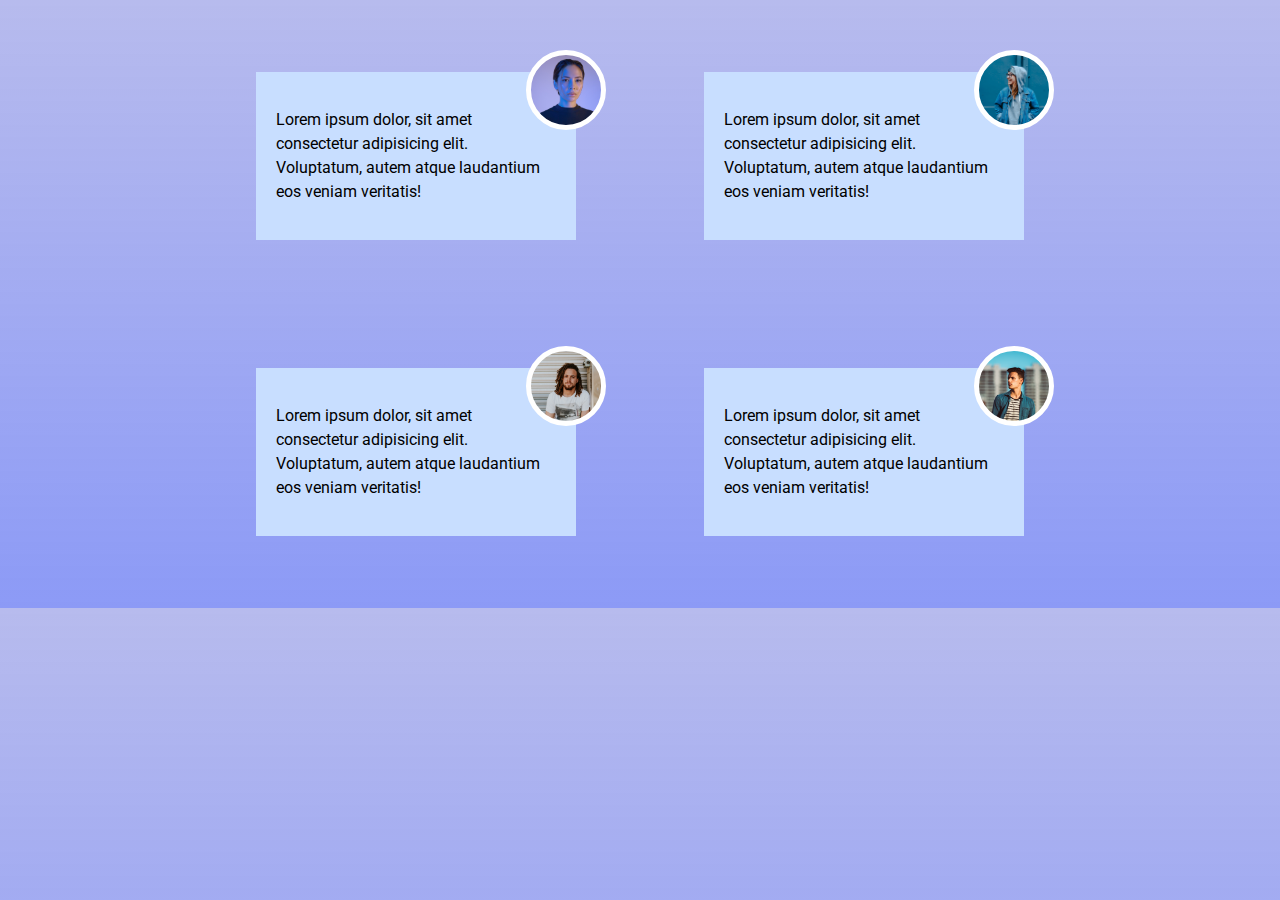
<file: sass-other/1.Variables/index.html>
<!DOCTYPE html>
<html lang="en">

<head>
    <meta charset="UTF-8">
    <meta name="viewport" content="width=device-width, initial-scale=1.0">
    <title>Variables</title>
    <link rel="stylesheet" href="index.css">
</head>

<body>
    <section class="container">
        <section class="card">
            <div class="img img-one"></div>
            <p class="info">
                Lorem ipsum dolor, sit amet consectetur adipisicing elit. Voluptatum, autem atque laudantium eos
                veniam veritatis!
            </p>

        </section>
        <section class="card">
            <div class="img img-two"></div>
            <p class="info">
                Lorem ipsum dolor, sit amet consectetur adipisicing elit. Voluptatum, autem atque laudantium eos
                veniam veritatis!
            </p>

        </section>
        <section class="card">
            <div class="img img-three"></div>
            <p class="info">
                Lorem ipsum dolor, sit amet consectetur adipisicing elit. Voluptatum, autem atque laudantium eos
                veniam veritatis!
            </p>

        </section>
        <section class="card">
            <div class="img img-four"></div>
            <p class="info">
                Lorem ipsum dolor, sit amet consectetur adipisicing elit. Voluptatum, autem atque laudantium eos
                veniam veritatis!
            </p>

        </section>
    </section>
</body>

</html>
</file>
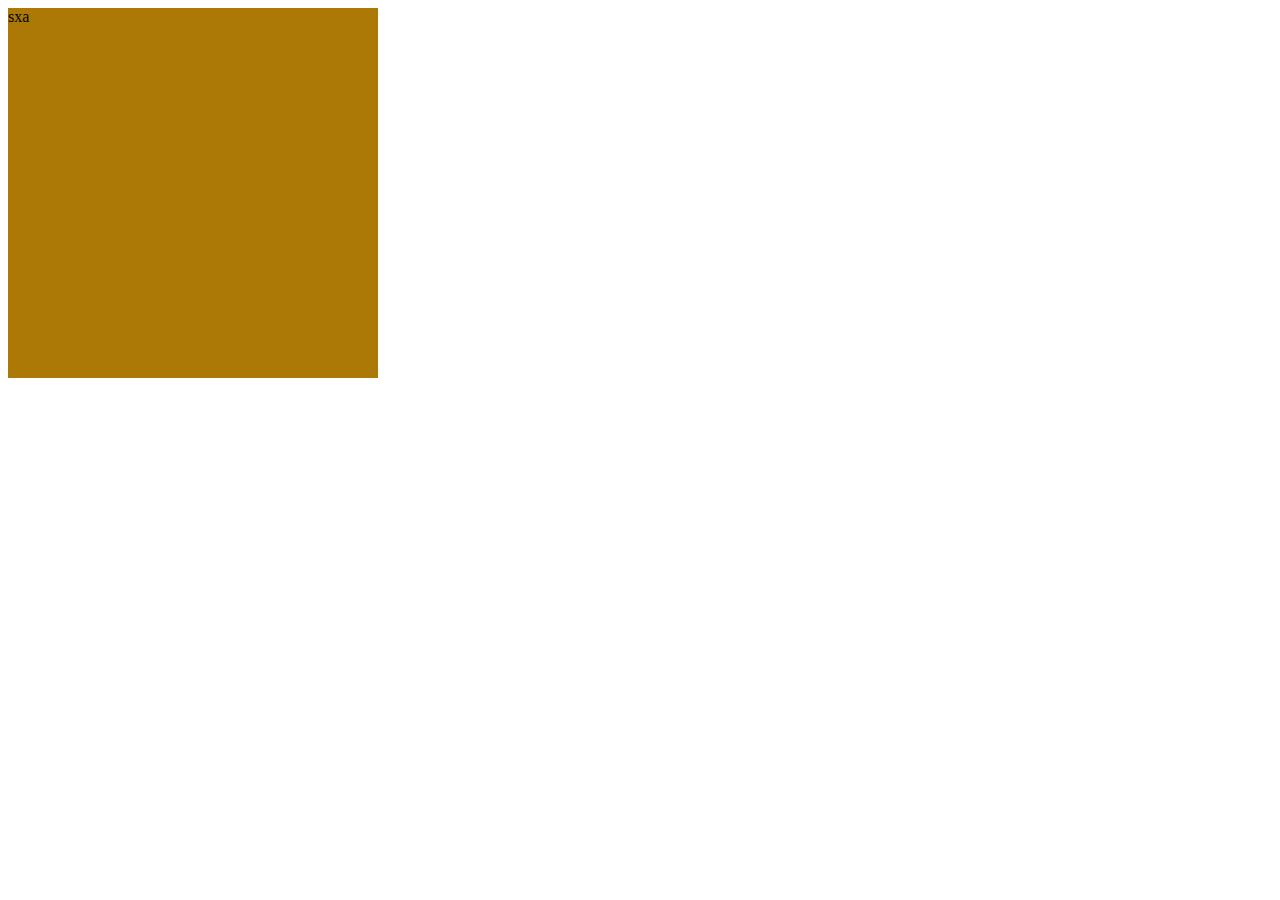
<file: sass-other/10. Sass-Functions/index.html>
<!DOCTYPE html>
<html lang="en">

<head>
    <meta charset="UTF-8">
    <meta name="viewport" content="width=device-width, initial-scale=1.0">
    <title>Document</title>
    <link rel="stylesheet" href="style.css">
</head>

<body>


    <section>sxa</section>




</body>

</html>
</file>
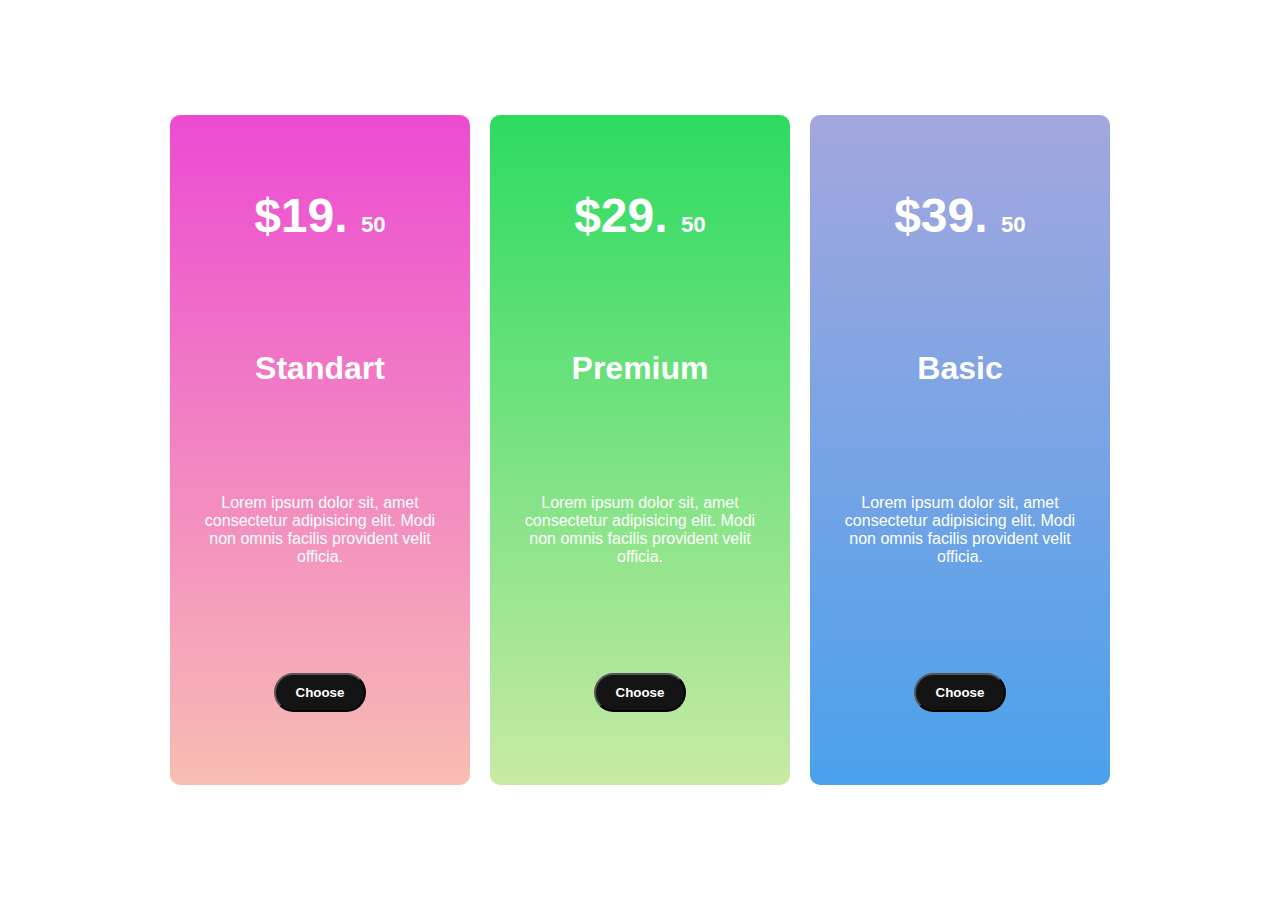
<file: sass-other/4.Mixins/index.html>
<!DOCTYPE html>
<html lang="en">

<head>
    <meta charset="UTF-8">
    <meta name="viewport" content="width=device-width, initial-scale=1.0">
    <title>Document</title>
    <link rel="stylesheet" href="style.css">
</head>

<body>

    <section class="cards">
        <div class="card card-one">
            <div class="card-content">
                <h1 class="price">$19. <span>50</span></h1>
                <h1 class="card-name">Standart</h1>
                <p class="card-info">Lorem ipsum dolor sit, amet consectetur adipisicing elit. Modi non omnis facilis
                    provident velit officia.</p>
                <button>Choose</button>

            </div>
        </div>
        <div class="card card-two">
            <div class="card-content">
                <h1 class="price">$29. <span>50</span></h1>
                <h1 class="card-name">Premium</h1>
                <p class="card-info">Lorem ipsum dolor sit, amet consectetur adipisicing elit. Modi non omnis facilis
                    provident velit officia.</p>
                <button>Choose</button>

            </div>
        </div>
        <div class="card card-three">
            <div class="card-content">
                <h1 class="price">$39. <span>50</span></h1>
                <h1 class="card-name">Basic</h1>
                <p class="card-info">Lorem ipsum dolor sit, amet consectetur adipisicing elit. Modi non omnis facilis
                    provident velit officia.</p>
                <button>Choose</button>

            </div>
        </div>
    </section>


</body>

</html>
</file>
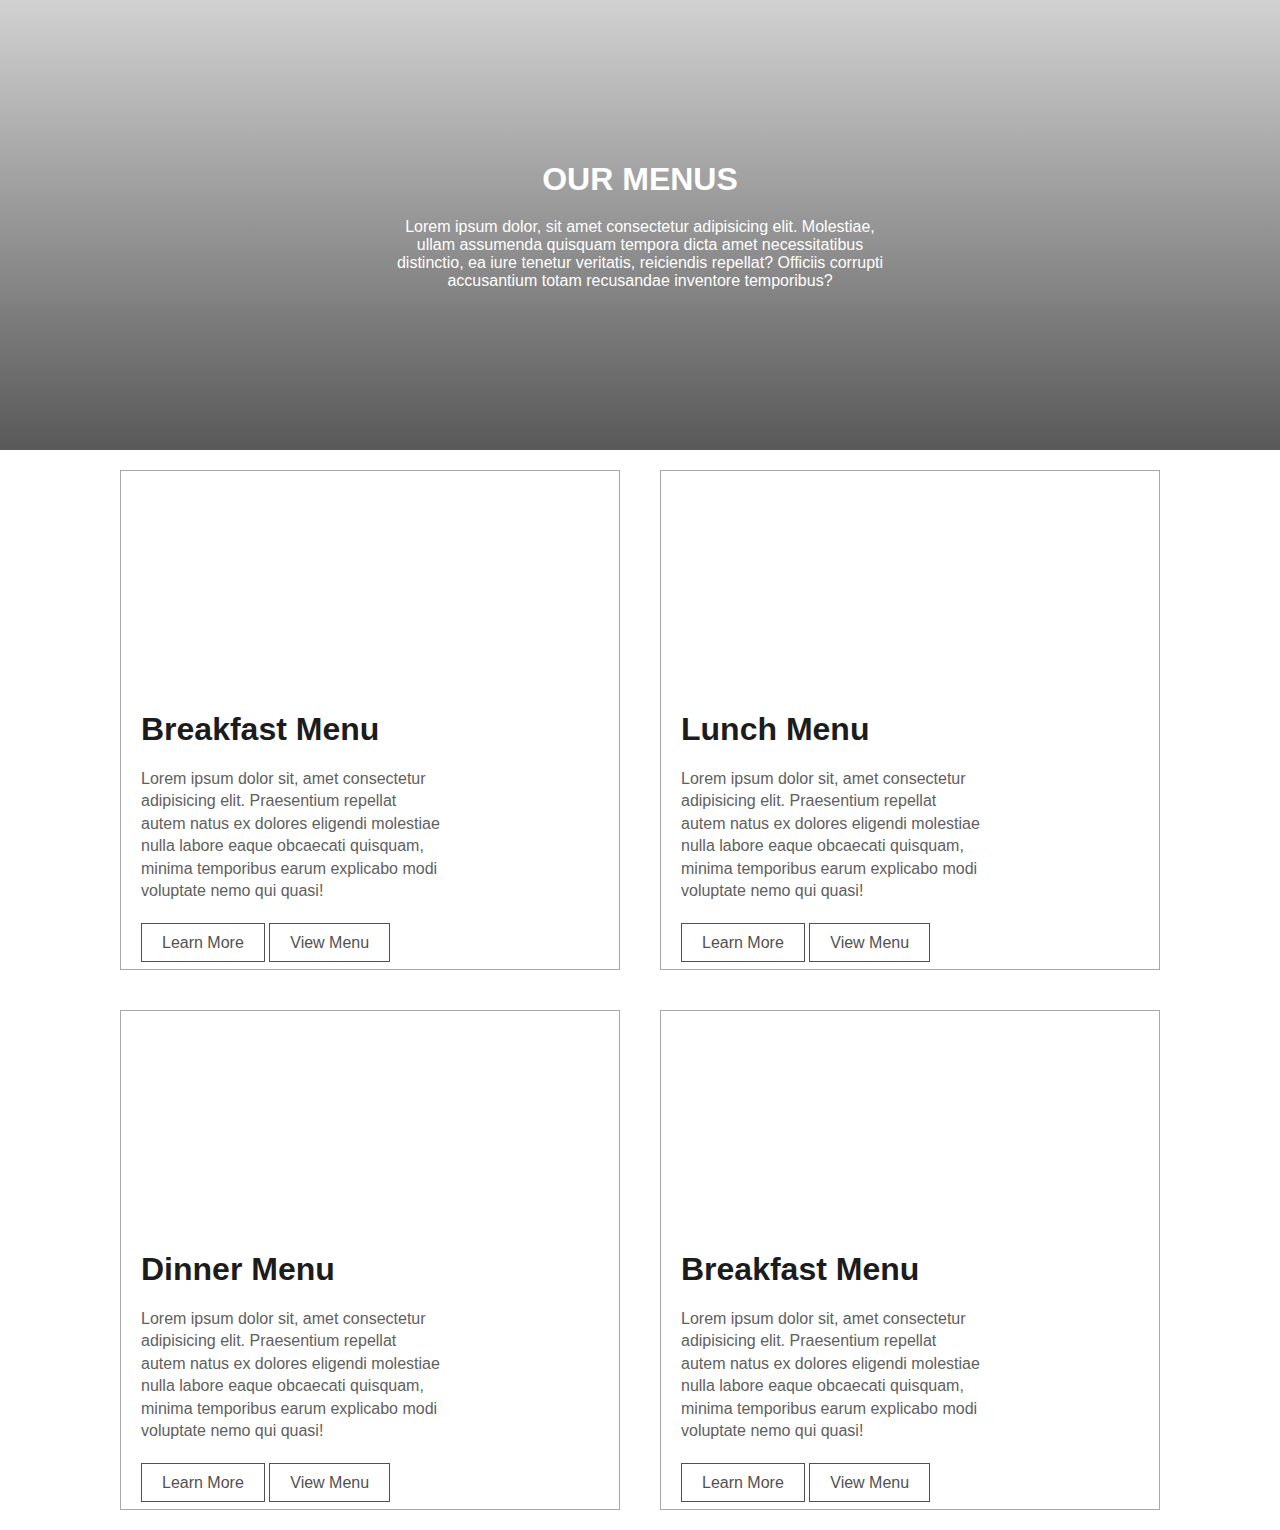
<file: sass-other/5.Extends/index.html>
<!DOCTYPE html>
<html lang="en">

<head>
    <meta charset="UTF-8">
    <meta name="viewport" content="width=device-width, initial-scale=1.0">
    <title>Document</title>
    <link rel="stylesheet" href="style.css">
</head>

<body>

    <header>
        <h1>OUR MENUS</h1>
        <p>Lorem ipsum dolor, sit amet consectetur adipisicing elit. Molestiae, ullam assumenda quisquam tempora dicta
            amet necessitatibus distinctio, ea iure tenetur veritatis, reiciendis repellat? Officiis corrupti
            accusantium totam recusandae inventore temporibus?</p>

    </header>

    <section class="container">
        <div class="cards">
            <div class="card">
                <div class="card-img img-one">

                </div>
                <div class="card-content">
                    <h1 class="card-title">Breakfast Menu</h1>
                    <p>Lorem ipsum dolor sit, amet consectetur adipisicing elit. Praesentium repellat autem natus ex
                        dolores eligendi molestiae nulla labore eaque obcaecati quisquam, minima temporibus earum
                        explicabo modi voluptate nemo qui quasi!</p>
                    <a href="#" class="btn-primary">Learn More</a>
                    <a href="#" class="btn-primary">View Menu</a>

                </div>
            </div>
            <div class="card">
                <div class="card-img img-two">

                </div>
                <div class="card-content">
                    <h1 class="card-title">Lunch Menu</h1>
                    <p>Lorem ipsum dolor sit, amet consectetur adipisicing elit. Praesentium repellat autem natus ex
                        dolores eligendi molestiae nulla labore eaque obcaecati quisquam, minima temporibus earum
                        explicabo modi voluptate nemo qui quasi!</p>
                    <a href="#" class="btn-primary">Learn More</a>
                    <a href="#" class="btn-primary">View Menu</a>

                </div>
            </div>
            <div class="card">
                <div class="card-img img-three">

                </div>
                <div class="card-content">
                    <h1 class="card-title">Dinner Menu</h1>
                    <p>Lorem ipsum dolor sit, amet consectetur adipisicing elit. Praesentium repellat autem natus ex
                        dolores eligendi molestiae nulla labore eaque obcaecati quisquam, minima temporibus earum
                        explicabo modi voluptate nemo qui quasi!</p>
                    <a href="#" class="btn-primary">Learn More</a>
                    <a href="#" class="btn-primary">View Menu</a>

                </div>
            </div>
            <div class="card">
                <div class="card-img img-four">

                </div>
                <div class="card-content">
                    <h1 class="card-title">Breakfast Menu</h1>
                    <p>Lorem ipsum dolor sit, amet consectetur adipisicing elit. Praesentium repellat autem natus ex
                        dolores eligendi molestiae nulla labore eaque obcaecati quisquam, minima temporibus earum
                        explicabo modi voluptate nemo qui quasi!</p>
                    <a href="#" class="btn-primary">Learn More</a>
                    <a href="#" class="btn-primary">View Menu</a>

                </div>
            </div>
        </div>
    </section>


</body>

</html>
</file>
<file: sass-other/1.Variables/index.css>
@import url("https://fonts.googleapis.com/css2?family=Roboto:wght@300;400&display=swap");
body {
  background: linear-gradient(rgba(165, 170, 233, 0.8), #8c9af6);
}

.container {
  display: flex;
  flex-wrap: wrap;
  justify-content: center;
  align-items: center;
  font-family: "Roboto", sans-serif;
}

.card {
  background: #c8deff;
  max-width: 280px;
  padding: 20px;
  line-height: 24px;
  margin: 4rem;
  position: relative;
}

.img {
  width: 70px;
  height: 70px;
  border-radius: 100%;
  border: 5px solid white;
  position: absolute;
  right: -30px;
  bottom: 110px;
}

.img-one {
  background: url(Images/one.jpg) no-repeat center/cover;
}

.img-two {
  background: url(Images/two.jpg) no-repeat center/cover;
}

.img-three {
  background: url(Images/three.jpg) no-repeat center/cover;
}

.img-four {
  background: url(Images/four.jpg) no-repeat center/cover;
}/*# sourceMappingURL=index.css.map */
</file>
<file: sass-other/10. Sass-Functions/style.css>
section {
  width: 370px;
  height: 370px;
  background: rgb(172, 121, 6);
}/*# sourceMappingURL=style.css.map */
</file>
<file: sass-other/4.Mixins/style.css>
* {
  margin: 0;
  padding: 0;
  box-sizing: border-box;
}

.cards {
  display: flex;
  flex-wrap: wrap;
  justify-content: center;
  align-items: center;
  height: 100vh;
}

.card {
  width: 300px;
  padding: 20px;
  background: linear-gradient(to bottom, #ec4bd2, rgba(235, 75, 45, 0.3647058824));
  border-radius: 10px;
  color: #fff;
  margin: 10px;
}
.card .card-content {
  display: flex;
  flex-direction: column;
  justify-content: space-around;
  align-items: center;
  text-align: center;
  font-family: sans-serif;
  height: 70vh;
}
.card .card-content .price {
  font-size: 3rem;
}
.card .card-content .price span {
  font-size: 1.4rem;
}
.card .card-content .price -card-name {
  font-size: 2rem;
}
.card .card-content .price .card-info {
  font-size: 14px;
  padding: 0 20px;
  line-height: 1.4;
}
.card .card-content button {
  background: #141414;
  color: #fff;
  font-weight: bold;
  padding: 10px 20px;
  cursor: pointer;
  border-radius: 30px;
}

.card-two {
  background: linear-gradient(to bottom, #2cdb60, rgba(105, 197, 8, 0.3647058824));
}

.card-three {
  background: linear-gradient(to bottom, rgba(6, 13, 163, 0.3647058824), #4ba1ec);
}/*# sourceMappingURL=style.css.map */
</file>
<file: sass-other/5.Extends/style.css>
* {
  margin: 0;
  padding: 0;
  box-sizing: border-box;
}

.flex-center, .container .cards, header {
  display: flex;
  flex-direction: column;
  justify-content: center;
  align-items: center;
  flex-wrap: wrap;
  font-family: sans-serif;
}

header {
  height: 50vh;
  background: linear-gradient(rgba(0, 0, 0, 0.179), rgba(0, 0, 0, 0.65)), url("https://images.unsplash.com/photo-1606787366850-de6330128bfc?ixlib=rb-4.0.3&ixid=MnwxMjA3fDB8MHxwaG90by1wYWdlfHx8fGVufDB8fHx8&auto=format&fit=crop&w=1170&q=80");
  background-repeat: no-repeat;
  background-size: cover;
  color: #fff;
}
header p {
  margin-top: 20px;
  max-width: 500px;
  text-align: center;
}

.container {
  height: 100vh;
}
.container .cards {
  flex-direction: row;
}
.container .cards .card-img, .container .cards .img-four, .container .cards .img-three, .container .cards .img-two {
  background-image: url("https://images.unsplash.com/photo-1543352634-99a5d50ae78e?ixlib=rb-4.0.3&ixid=MnwxMjA3fDB8MHxwaG90by1wYWdlfHx8fGVufDB8fHx8&auto=format&fit=crop&w=2071&q=80");
  background-repeat: no-repeat;
  background-size: cover;
  width: 100%;
  height: 200px;
  margin-bottom: 20px;
}
.container .cards .card {
  border: 0.6px solid rgb(168, 168, 168);
  width: 500px;
  height: 500px;
  padding: 20px;
  margin: 20px;
  font-family: sans-serif;
}
.container .cards .img-two {
  background: url("https://images.unsplash.com/photo-1657299170932-e75407883a6a?ixlib=rb-4.0.3&ixid=MnwxMjA3fDF8MHxwaG90by1wYWdlfHx8fGVufDB8fHx8&auto=format&fit=crop&w=1171&q=80");
}
.container .cards .img-three {
  background: url("https://images.unsplash.com/photo-1543352634-99a5d50ae78e?ixlib=rb-4.0.3&ixid=MnwxMjA3fDB8MHxwaG90by1wYWdlfHx8fGVufDB8fHx8&auto=format&fit=crop&w=2071&q=80");
}
.container .cards .img-four {
  background: url("https://images.unsplash.com/photo-1490645935967-10de6ba17061?ixlib=rb-4.0.3&ixid=MnwxMjA3fDB8MHxwaG90by1wYWdlfHx8fGVufDB8fHx8&auto=format&fit=crop&w=2053&q=80");
}
.container .cards p {
  margin-bottom: 2rem;
  max-width: 300px;
  line-height: 1.4;
  color: rgb(96, 96, 96);
}
.container .cards .card-title {
  margin-bottom: 20px;
  color: rgb(28, 28, 28);
  font-family: sans-serif;
}
.container .cards .btn-primary {
  text-decoration: none;
  color: #515151;
  border: 1px solid #515151;
  padding: 10px 20px;
}/*# sourceMappingURL=style.css.map */
</file>
